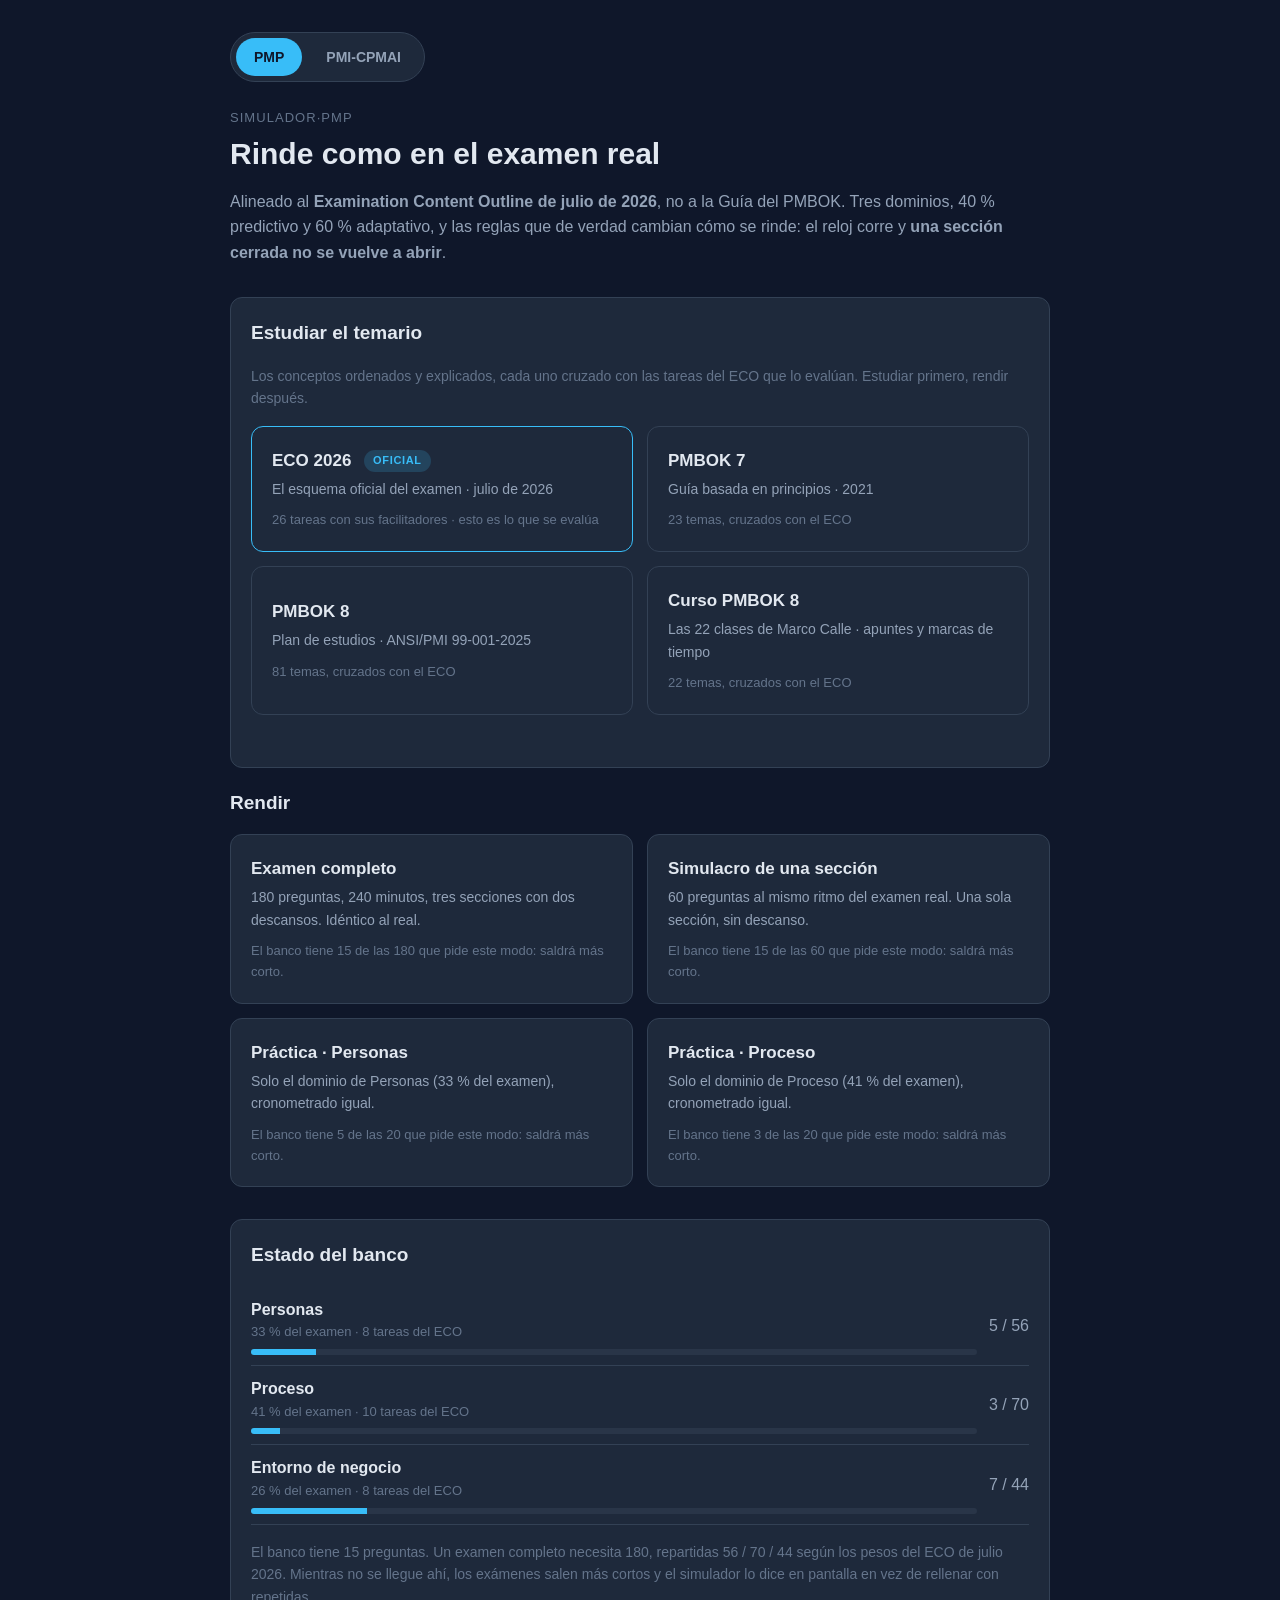
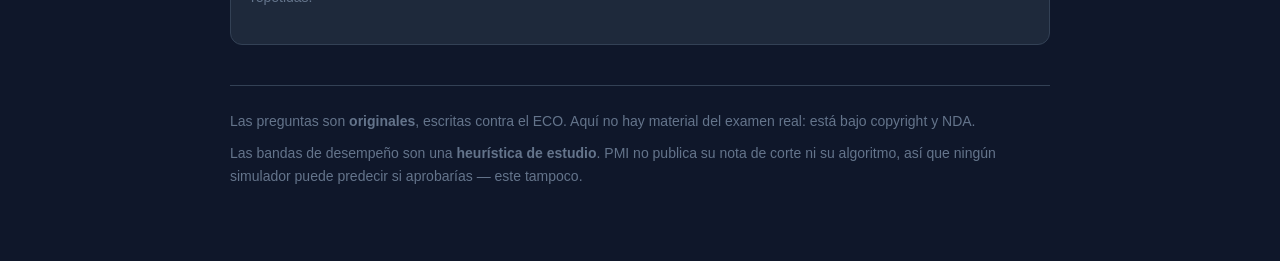
<file: index.html>
<!DOCTYPE html>
<html lang="es">
<head>
<meta charset="utf-8">
<meta name="viewport" content="width=device-width, initial-scale=1">
<title>simulador·pmp — rinde como en el examen real</title>
<meta name="description" content="Simulador del examen PMP alineado al Examination Content Outline de julio de 2026: 180 preguntas, 240 minutos, secciones que no se pueden reabrir.">
<link rel="stylesheet" href="css/estilos.css">
</head>
<body>

<!-- ── INICIO ────────────────────────────────────────────── -->
<main id="vista-inicio" class="vista">
  <nav class="certs" aria-label="Elegir certificación">
    <a href="./" class="activa">PMP</a>
    <a href="cpmai.html">PMI-CPMAI</a>
  </nav>

  <header class="cabecera">
    <p class="marca">simulador·pmp</p>
    <h1>Rinde como en el examen real</h1>
    <p class="bajada">
      Alineado al <strong>Examination Content Outline de julio de 2026</strong>, no a la
      Guía del PMBOK. Tres dominios, 40 % predictivo y 60 % adaptativo, y las reglas que
      de verdad cambian cómo se rinde: el reloj corre y
      <strong>una sección cerrada no se vuelve a abrir</strong>.
    </p>
  </header>

  <section class="panel">
    <h2>Estudiar el temario</h2>
    <p class="nota">Los conceptos ordenados y explicados, cada uno cruzado con las tareas del ECO que lo evalúan. Estudiar primero, rendir después.</p>
    <div class="tarjetas" id="ediciones"></div>
  </section>

  <h2 class="titulo-seccion">Rendir</h2>
  <section class="tarjetas" id="modos"></section>

  <section class="panel" id="panel-banco">
    <h2>Estado del banco</h2>
    <div id="cobertura"></div>
  </section>

  <footer class="pie">
    <p>
      Las preguntas son <strong>originales</strong>, escritas contra el ECO. Aquí no
      hay material del examen real: está bajo copyright y NDA.
    </p>
    <p>
      Las bandas de desempeño son una <strong>heurística de estudio</strong>. PMI no
      publica su nota de corte ni su algoritmo, así que ningún simulador puede
      predecir si aprobarías — este tampoco.
    </p>
  </footer>
</main>

<!-- ── TEMARIO ─────────────────────────────────────────── -->
<main id="vista-temario" class="vista oculta">
  <div class="barra">
    <button class="btn-plano" id="btn-volver-temario">← Volver al inicio</button>
  </div>
  <header class="cabecera">
    <p class="marca" id="tem-sub"></p>
    <h1 id="tem-titulo"></h1>
    <p class="bajada" id="tem-resumen"></p>
  </header>
  <div id="tem-cuerpo"></div>
</main>

<!-- ── EXAMEN ──────────────────────────────────────────── -->
<main id="vista-examen" class="vista oculta">
  <div class="barra">
    <div class="barra-izq">
      <button class="btn-plano" id="btn-salir" title="Salir del examen sin guardar">← Salir</button>
      <span class="pastilla" id="etiqueta-seccion"></span>
      <span class="pastilla tenue" id="etiqueta-progreso"></span>
    </div>
    <div class="barra-der">
      <span class="reloj" id="reloj"></span>
      <button class="btn-plano" id="btn-mapa">Mapa</button>
    </div>
  </div>

  <article class="pregunta">
    <p class="numero" id="numero"></p>
    <p class="enunciado" id="enunciado"></p>
    <p class="instruccion oculta" id="instruccion"></p>
    <div id="opciones" class="opciones"></div>
  </article>

  <div class="acciones">
    <button class="btn-plano" id="btn-marcar">Marcar para revisar</button>
    <div class="acciones-der">
      <button class="btn-sec" id="btn-anterior">Anterior</button>
      <button class="btn-pri" id="btn-siguiente">Siguiente</button>
    </div>
  </div>

  <div class="mapa oculta" id="mapa">
    <div class="mapa-caja">
      <div class="mapa-cab">
        <h2>Preguntas de esta sección</h2>
        <button class="btn-plano" id="btn-cerrar-mapa">Cerrar</button>
      </div>
      <div class="leyenda">
        <span><i class="pt respondida"></i> respondida</span>
        <span><i class="pt marcada"></i> marcada</span>
        <span><i class="pt"></i> sin responder</span>
      </div>
      <div class="rejilla" id="rejilla"></div>
      <button class="btn-pri ancho" id="btn-terminar-seccion"></button>
    </div>
  </div>
</main>

<!-- ── DESCANSO ────────────────────────────────────────── -->
<main id="vista-descanso" class="vista oculta">
  <div class="centrado">
    <p class="marca">Descanso</p>
    <p class="reloj grande" id="reloj-descanso"></p>
    <p class="bajada">
      El reloj del examen está detenido. La sección anterior quedó cerrada y sus
      preguntas ya no se pueden modificar.
    </p>
    <button class="btn-pri" id="btn-reanudar">Continuar ahora</button>
    <p style="margin-top:18px"><button class="btn-plano" id="btn-salir-descanso">Salir del examen</button></p>
  </div>
</main>

<!-- ── RESULTADO ──────────────────────────────────────── -->
<main id="vista-resultado" class="vista oculta">
  <header class="cabecera">
    <p class="marca">Resultado</p>
    <h1 id="res-titular"></h1>
    <p class="bajada" id="res-resumen"></p>
  </header>

  <section class="panel">
    <h2>Por dominio</h2>
    <div id="res-dominios"></div>
  </section>

  <section class="panel">
    <h2>Revisión</h2>
    <p class="nota">Se muestran solo las preguntas puntuadas. Las piloto no cuentan y nunca se señalan durante el examen, igual que en el real.</p>
    <div id="res-revision"></div>
  </section>

  <button class="btn-pri ancho" id="btn-volver">Volver al inicio</button>
</main>

<!-- ── DIÁLOGO ─────────────────────────────────────────── -->
<div class="dialogo oculta" id="dialogo" role="dialog" aria-modal="true" aria-labelledby="dlg-titulo">
  <div class="dialogo-caja">
    <h2 id="dlg-titulo"></h2>
    <div id="dlg-cuerpo"></div>
    <div class="dialogo-acciones">
      <button class="btn-sec" id="dlg-cancelar">Cancelar</button>
      <button class="btn-pri" id="dlg-ok">Aceptar</button>
    </div>
  </div>
</div>

<script src="js/eco.js"></script>
<script src="js/eco-notas.js"></script>
<script src="js/temario.js"></script>
<script src="js/preguntas/semilla.js"></script>
<script src="js/motor.js"></script>
<script src="js/app.js"></script>
</body>
</html>
</file>
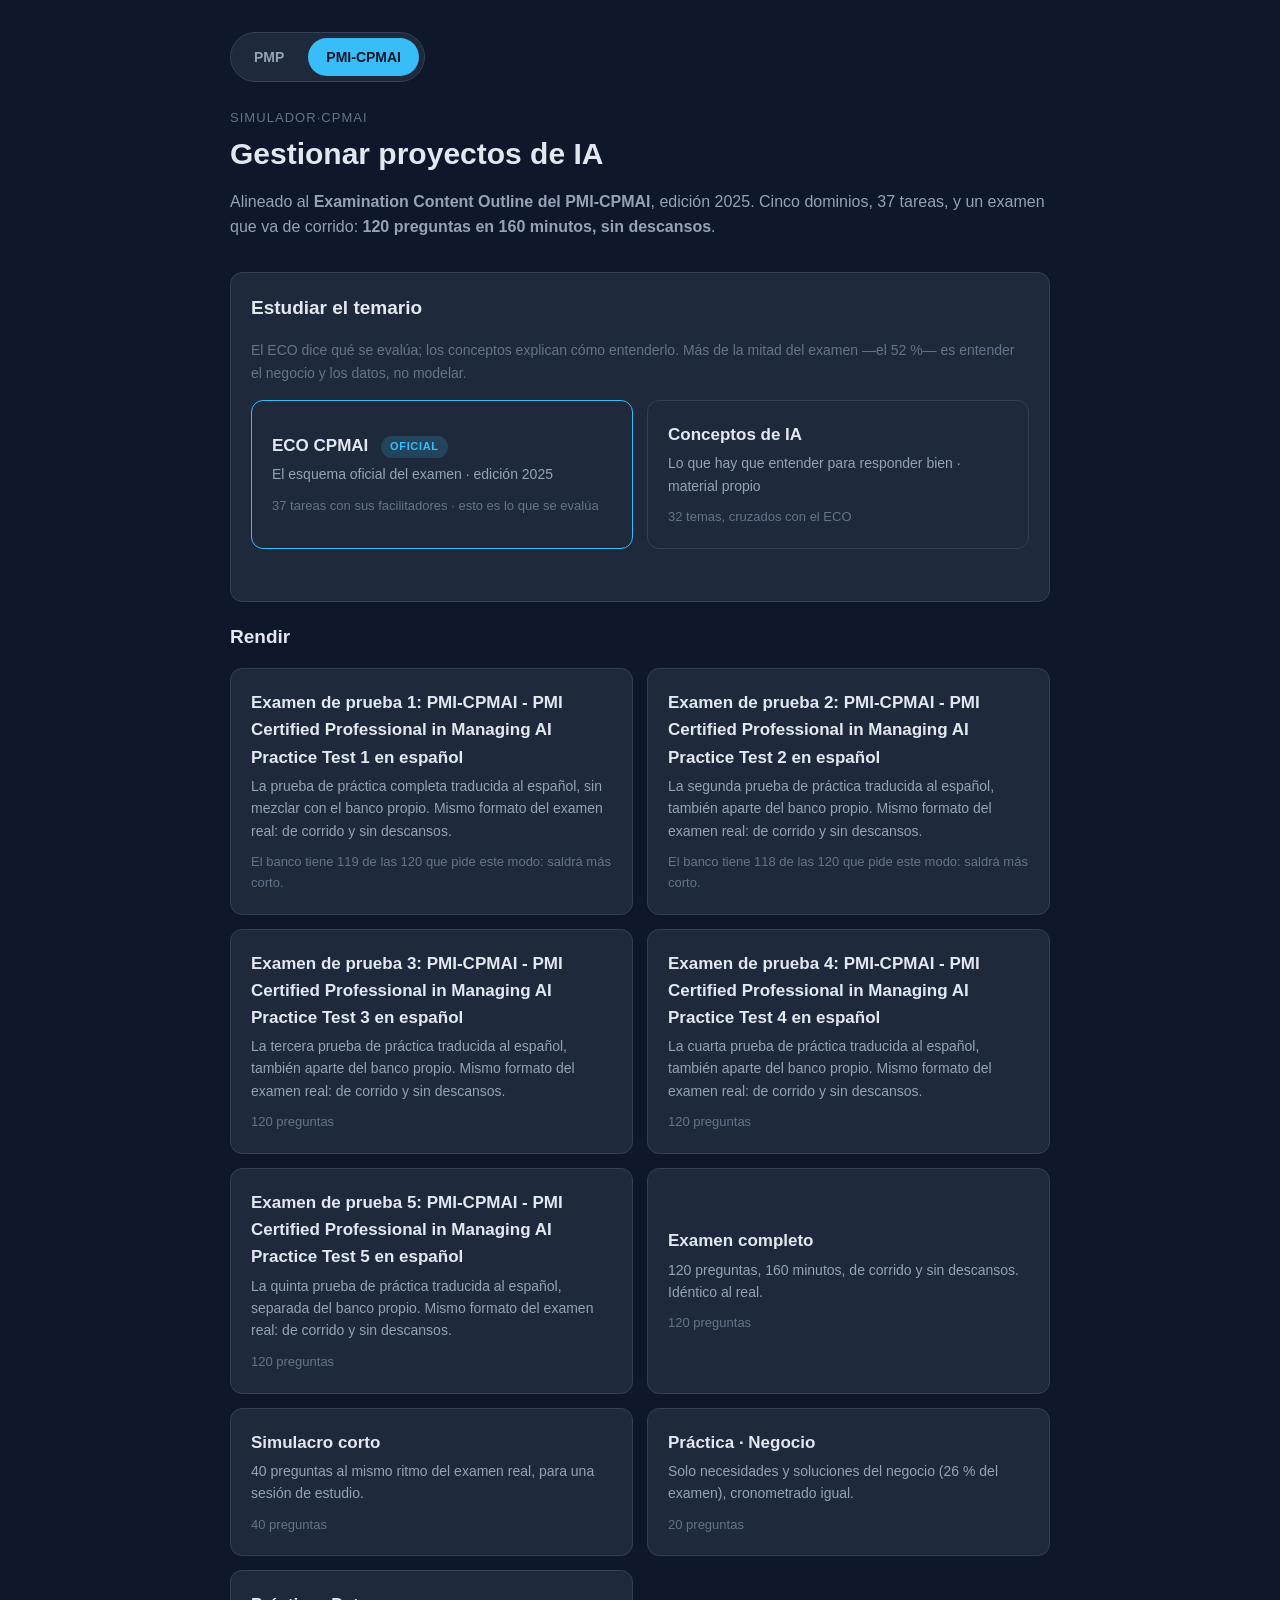
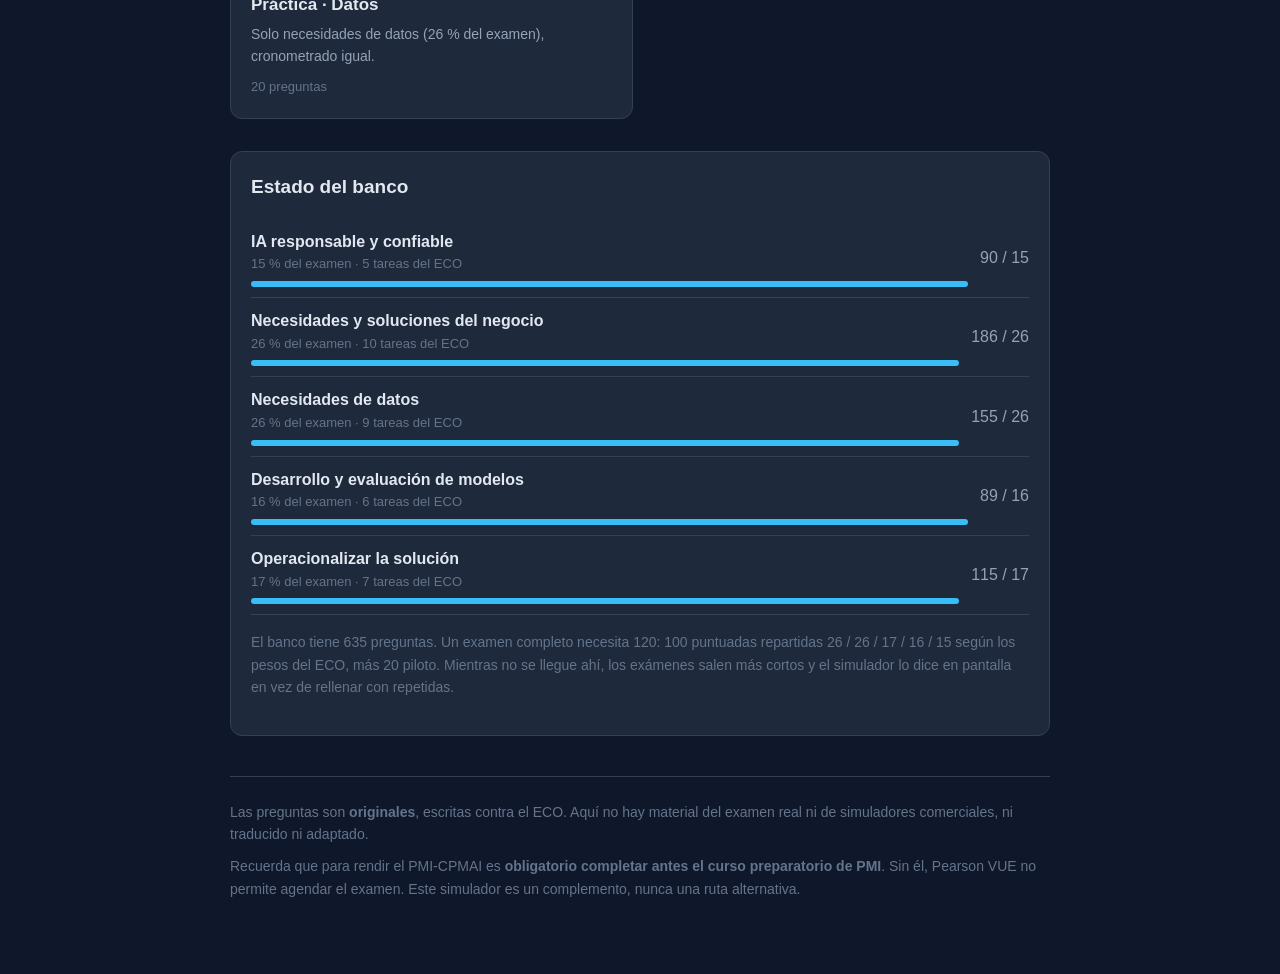
<file: cpmai.html>
<!DOCTYPE html>
<html lang="es">
<head>
<meta charset="utf-8">
<meta name="viewport" content="width=device-width, initial-scale=1">
<title>simulador·cpmai — gestionar proyectos de IA</title>
<meta name="description" content="Simulador del examen PMI-CPMAI alineado al Examination Content Outline 2025: 120 preguntas, 160 minutos, sin descansos.">
<link rel="stylesheet" href="css/estilos.css">
</head>
<body>

<!-- ── INICIO ────────────────────────────────────────────── -->
<main id="vista-inicio" class="vista">
  <nav class="certs" aria-label="Elegir certificación">
    <a href="./">PMP</a>
    <a href="cpmai.html" class="activa">PMI-CPMAI</a>
  </nav>

  <header class="cabecera">
    <p class="marca">simulador·cpmai</p>
    <h1>Gestionar proyectos de IA</h1>
    <p class="bajada">
      Alineado al <strong>Examination Content Outline del PMI-CPMAI</strong>, edición 2025.
      Cinco dominios, 37 tareas, y un examen que va de corrido:
      <strong>120 preguntas en 160 minutos, sin descansos</strong>.
    </p>
  </header>

  <section class="panel">
    <h2>Estudiar el temario</h2>
    <p class="nota">El ECO dice qué se evalúa; los conceptos explican cómo entenderlo. Más de la mitad del examen —el 52 %— es entender el negocio y los datos, no modelar.</p>
    <div class="tarjetas" id="ediciones"></div>
  </section>

  <h2 class="titulo-seccion">Rendir</h2>
  <section class="tarjetas" id="modos"></section>

  <section class="panel" id="panel-banco">
    <h2>Estado del banco</h2>
    <div id="cobertura"></div>
  </section>

  <footer class="pie">
    <p>
      Las preguntas son <strong>originales</strong>, escritas contra el ECO. Aquí no hay
      material del examen real ni de simuladores comerciales, ni traducido ni adaptado.
    </p>
    <p>
      Recuerda que para rendir el PMI-CPMAI es <strong>obligatorio completar antes el curso
      preparatorio de PMI</strong>. Sin él, Pearson VUE no permite agendar el examen. Este
      simulador es un complemento, nunca una ruta alternativa.
    </p>
  </footer>
</main>

<!-- ── TEMARIO ─────────────────────────────────────────── -->
<main id="vista-temario" class="vista oculta">
  <div class="barra">
    <button class="btn-plano" id="btn-volver-temario">← Volver al inicio</button>
  </div>
  <header class="cabecera">
    <p class="marca" id="tem-sub"></p>
    <h1 id="tem-titulo"></h1>
    <p class="bajada" id="tem-resumen"></p>
  </header>
  <div id="tem-cuerpo"></div>
</main>

<!-- ── EXAMEN ──────────────────────────────────────────── -->
<main id="vista-examen" class="vista oculta">
  <div class="barra">
    <div class="barra-izq">
      <button class="btn-plano" id="btn-salir" title="Salir del examen sin guardar">← Salir</button>
      <span class="pastilla" id="etiqueta-seccion"></span>
      <span class="pastilla tenue" id="etiqueta-progreso"></span>
    </div>
    <div class="barra-der">
      <span class="reloj" id="reloj"></span>
      <button class="btn-plano" id="btn-mapa">Mapa</button>
    </div>
  </div>

  <article class="pregunta">
    <p class="numero" id="numero"></p>
    <p class="enunciado" id="enunciado"></p>
    <p class="instruccion oculta" id="instruccion"></p>
    <div id="opciones" class="opciones"></div>
  </article>

  <div class="acciones">
    <button class="btn-plano" id="btn-marcar">Marcar para revisar</button>
    <div class="acciones-der">
      <button class="btn-sec" id="btn-anterior">Anterior</button>
      <button class="btn-pri" id="btn-siguiente">Siguiente</button>
    </div>
  </div>

  <div class="mapa oculta" id="mapa">
    <div class="mapa-caja">
      <div class="mapa-cab">
        <h2>Preguntas del examen</h2>
        <button class="btn-plano" id="btn-cerrar-mapa">Cerrar</button>
      </div>
      <div class="leyenda">
        <span><i class="pt respondida"></i> respondida</span>
        <span><i class="pt marcada"></i> marcada</span>
        <span><i class="pt"></i> sin responder</span>
      </div>
      <div class="rejilla" id="rejilla"></div>
      <button class="btn-pri ancho" id="btn-terminar-seccion"></button>
    </div>
  </div>
</main>

<!-- ── DESCANSO ────────────────────────────────────────── -->
<main id="vista-descanso" class="vista oculta">
  <div class="centrado">
    <p class="marca">Descanso</p>
    <p class="reloj grande" id="reloj-descanso"></p>
    <p class="bajada">El reloj del examen está detenido.</p>
    <button class="btn-pri" id="btn-reanudar">Continuar ahora</button>
    <p style="margin-top:18px"><button class="btn-plano" id="btn-salir-descanso">Salir del examen</button></p>
  </div>
</main>

<!-- ── RESULTADO ──────────────────────────────────────── -->
<main id="vista-resultado" class="vista oculta">
  <header class="cabecera">
    <p class="marca">Resultado</p>
    <h1 id="res-titular"></h1>
    <p class="bajada" id="res-resumen"></p>
  </header>

  <section class="panel">
    <h2>Por dominio</h2>
    <div id="res-dominios"></div>
  </section>

  <section class="panel">
    <h2>Revisión</h2>
    <p class="nota">Se muestran solo las preguntas puntuadas. Las piloto no cuentan y nunca se señalan durante el examen, igual que en el real.</p>
    <div id="res-revision"></div>
  </section>

  <button class="btn-pri ancho" id="btn-volver">Volver al inicio</button>
</main>

<!-- ── DIÁLOGO ─────────────────────────────────────────── -->
<div class="dialogo oculta" id="dialogo" role="dialog" aria-modal="true" aria-labelledby="dlg-titulo">
  <div class="dialogo-caja">
    <h2 id="dlg-titulo"></h2>
    <div id="dlg-cuerpo"></div>
    <div class="dialogo-acciones">
      <button class="btn-sec" id="dlg-cancelar">Cancelar</button>
      <button class="btn-pri" id="dlg-ok">Aceptar</button>
    </div>
  </div>
</div>

<script src="js/cpmai-eco.js"></script>
<script src="js/cpmai-notas.js"></script>
<script src="js/cpmai-conceptos.js"></script>
<script src="js/cpmai-temario.js"></script>
<script src="js/cpmai-preguntas.js"></script>
<!-- Bancos adaptados de material de terceros, cargados aparte del propio. Si un
     archivo no está, la página funciona igual con lo que sí encuentre. -->
<script src="js/preguntas/cpmai-adaptadas.js" onerror="void 0"></script>
<script src="js/preguntas/cpmai-adaptadas-2.js" onerror="void 0"></script>
<script src="js/preguntas/cpmai-adaptadas-3.js" onerror="void 0"></script>
<script src="js/preguntas/cpmai-adaptadas-4.js" onerror="void 0"></script>
<script src="js/preguntas/cpmai-adaptadas-5.js" onerror="void 0"></script>
<script src="js/motor.js"></script>
<script>
  /* El formato del PMI-CPMAI, tomado del ECO oficial: 120 preguntas totales,
     100 puntuadas y 20 piloto, 160 minutos, y una sola sección — el ECO dice
     literalmente que no hay pausas programadas. */
  /* Cada prueba adaptada existe por separado y puede faltar: se toma la que esté. */
  const PRUEBA_1 = (typeof PREGUNTAS_CPMAI_EXTRA !== 'undefined') ? PREGUNTAS_CPMAI_EXTRA : [];
  const PRUEBA_2 = (typeof PREGUNTAS_CPMAI_EXTRA2 !== 'undefined') ? PREGUNTAS_CPMAI_EXTRA2 : [];
  const PRUEBA_3 = (typeof PREGUNTAS_CPMAI_EXTRA3 !== 'undefined') ? PREGUNTAS_CPMAI_EXTRA3 : [];
  const PRUEBA_4 = (typeof PREGUNTAS_CPMAI_EXTRA4 !== 'undefined') ? PREGUNTAS_CPMAI_EXTRA4 : [];
  const PRUEBA_5 = (typeof PREGUNTAS_CPMAI_EXTRA5 !== 'undefined') ? PREGUNTAS_CPMAI_EXTRA5 : [];

  const CONFIG_PAGINA = {
    banco: PREGUNTAS_CPMAI.concat(PRUEBA_1, PRUEBA_2, PRUEBA_3, PRUEBA_4, PRUEBA_5),
    puntuadas: 100,
    notaBanco: 'Un examen completo necesita 120: 100 puntuadas repartidas 26 / 26 / 17 / 16 / 15 '
      + 'según los pesos del ECO, más 20 piloto. Mientras no se llegue ahí, los exámenes salen '
      + 'más cortos y el simulador lo dice en pantalla en vez de rellenar con repetidas.',
    modos: [
      {
        /* Cada prueba de terceros, sola y completa. Traen su propio banco para no
           mezclarse con las preguntas propias; si el archivo adaptado no está, el
           modo queda deshabilitado en vez de romper la página. */
        id: 'prueba1',
        titulo: 'Examen de prueba 1: PMI-CPMAI - PMI Certified Professional in Managing AI Practice Test 1 en español',
        desc: 'La prueba de práctica completa traducida al español, sin mezclar con el banco propio. '
          + 'Mismo formato del examen real: de corrido y sin descansos.',
        total: 120, minutos: 160, piloto: 20, secciones: 1, banco: PRUEBA_1
      },
      {
        id: 'prueba2',
        titulo: 'Examen de prueba 2: PMI-CPMAI - PMI Certified Professional in Managing AI Practice Test 2 en español',
        desc: 'La segunda prueba de práctica traducida al español, también aparte del banco propio. '
          + 'Mismo formato del examen real: de corrido y sin descansos.',
        total: 120, minutos: 160, piloto: 20, secciones: 1, banco: PRUEBA_2
      },
      {
        id: 'prueba3',
        titulo: 'Examen de prueba 3: PMI-CPMAI - PMI Certified Professional in Managing AI Practice Test 3 en español',
        desc: 'La tercera prueba de práctica traducida al español, también aparte del banco propio. '
          + 'Mismo formato del examen real: de corrido y sin descansos.',
        total: 120, minutos: 160, piloto: 20, secciones: 1, banco: PRUEBA_3
      },
      {
        id: 'prueba4',
        titulo: 'Examen de prueba 4: PMI-CPMAI - PMI Certified Professional in Managing AI Practice Test 4 en español',
        desc: 'La cuarta prueba de práctica traducida al español, también aparte del banco propio. '
          + 'Mismo formato del examen real: de corrido y sin descansos.',
        total: 120, minutos: 160, piloto: 20, secciones: 1, banco: PRUEBA_4
      },
      {
        id: 'prueba5',
        titulo: 'Examen de prueba 5: PMI-CPMAI - PMI Certified Professional in Managing AI Practice Test 5 en español',
        desc: 'La quinta prueba de práctica traducida al español, separada del banco propio. '
          + 'Mismo formato del examen real: de corrido y sin descansos.',
        total: 120, minutos: 160, piloto: 20, secciones: 1, banco: PRUEBA_5
      },
      {
        id: 'completo', titulo: 'Examen completo',
        desc: '120 preguntas, 160 minutos, de corrido y sin descansos. Idéntico al real.',
        total: 120, minutos: 160, piloto: 20, secciones: 1
      },
      {
        id: 'corto', titulo: 'Simulacro corto',
        desc: '40 preguntas al mismo ritmo del examen real, para una sesión de estudio.',
        total: 40, piloto: 6, secciones: 1
      },
      {
        id: 'negocio', titulo: 'Práctica · Negocio',
        desc: 'Solo necesidades y soluciones del negocio (26 % del examen), cronometrado igual.',
        total: 20, piloto: 3, secciones: 1, dominios: ['negocio']
      },
      {
        id: 'datos', titulo: 'Práctica · Datos',
        desc: 'Solo necesidades de datos (26 % del examen), cronometrado igual.',
        total: 20, piloto: 3, secciones: 1, dominios: ['datos']
      }
    ]
  };
</script>
<script src="js/app.js"></script>
</body>
</html>
</file>
<file: css/estilos.css>
/* simulador·pmp — identidad sobria, pensada para 240 minutos de lectura. */

:root {
  --fondo:      #0F172A;
  --superficie: #1E293B;
  --superficie2:#293548;
  --borde:      #334155;
  --texto:      #E2E8F0;
  --tenue:      #94A3B8;
  --apagado:    #64748B;
  --acento:     #38BDF8;
  --bien:       #34D399;
  --mal:        #F87171;
  --alerta:     #FBBF24;
  --radio:      12px;
}

* { box-sizing: border-box; }

body {
  margin: 0;
  background: var(--fondo);
  color: var(--texto);
  font-family: -apple-system, BlinkMacSystemFont, 'Segoe UI', Roboto, Helvetica, Arial, sans-serif;
  font-size: 16px;
  line-height: 1.6;
}

.vista { max-width: 860px; margin: 0 auto; padding: 32px 20px 64px; }
.oculta { display: none !important; }

/* ── Tipografía ─────────────────────────────────────────────────────────── */
h1 { font-size: 30px; line-height: 1.25; margin: 0 0 16px; }
h2 { font-size: 19px; margin: 0 0 16px; }
.marca { margin: 0 0 6px; font-size: 13px; letter-spacing: .08em; text-transform: uppercase; color: var(--apagado); }
.bajada { color: var(--tenue); margin: 0 0 8px; }
.nota { color: var(--apagado); font-size: 14px; margin: 0 0 16px; }
.cabecera { margin-bottom: 32px; }
.pie { margin-top: 40px; padding-top: 24px; border-top: 1px solid var(--borde); color: var(--apagado); font-size: 14px; }
.pie p { margin: 0 0 10px; }

/* ── Tarjetas de modo ───────────────────────────────────────────────────── */
.tarjetas { display: grid; gap: 14px; margin-bottom: 32px; }
.tarjeta {
  background: var(--superficie); border: 1px solid var(--borde);
  border-radius: var(--radio); padding: 20px; cursor: pointer;
  text-align: left; color: inherit; font: inherit; width: 100%;
  transition: border-color .15s, background .15s;
}
.tarjeta:hover:not(:disabled) { border-color: var(--acento); background: var(--superficie2); }
.tarjeta:disabled { opacity: .45; cursor: not-allowed; }
.tarjeta h3 { margin: 0 0 4px; font-size: 17px; }
.tarjeta p { margin: 0; color: var(--tenue); font-size: 14px; }
.tarjeta .meta { margin-top: 10px; color: var(--apagado); font-size: 13px; }

/* ── Paneles ────────────────────────────────────────────────────────────── */
.panel { background: var(--superficie); border: 1px solid var(--borde); border-radius: var(--radio); padding: 20px; margin-bottom: 20px; }

.fila { display: flex; align-items: center; gap: 12px; padding: 10px 0; border-bottom: 1px solid var(--borde); }
.fila:last-child { border-bottom: 0; }
.fila-nombre { flex: 1; min-width: 0; }
.fila-nombre small { display: block; color: var(--apagado); font-size: 13px; }
.fila-dato { font-variant-numeric: tabular-nums; color: var(--tenue); white-space: nowrap; }

.medidor { height: 6px; border-radius: 3px; background: var(--superficie2); overflow: hidden; margin-top: 6px; }
.medidor i { display: block; height: 100%; background: var(--acento); }
.medidor i.bien { background: var(--bien); }
.medidor i.mal  { background: var(--mal); }

/* ── Barra del examen ───────────────────────────────────────────────────── */
.barra { display: flex; justify-content: space-between; align-items: center; gap: 12px; margin-bottom: 24px; flex-wrap: wrap; }
.barra-izq, .barra-der { display: flex; align-items: center; gap: 10px; }
.pastilla { background: var(--superficie); border: 1px solid var(--borde); border-radius: 999px; padding: 5px 12px; font-size: 13px; }
.pastilla.tenue { color: var(--tenue); }
.reloj { font-variant-numeric: tabular-nums; font-size: 20px; font-weight: 600; }
.reloj.apremio { color: var(--alerta); }
.reloj.critico { color: var(--mal); }
.reloj.grande { font-size: 46px; display: block; margin: 12px 0 20px; }

/* ── Pregunta ───────────────────────────────────────────────────────────── */
.pregunta { background: var(--superficie); border: 1px solid var(--borde); border-radius: var(--radio); padding: 24px; }
.numero { margin: 0 0 12px; color: var(--apagado); font-size: 13px; letter-spacing: .06em; text-transform: uppercase; }
.enunciado { margin: 0 0 18px; font-size: 17px; line-height: 1.65; }
.instruccion { margin: 0 0 14px; color: var(--alerta); font-size: 14px; }

.opciones { display: grid; gap: 10px; }
.opcion {
  display: flex; gap: 12px; align-items: flex-start;
  background: var(--fondo); border: 1px solid var(--borde);
  border-radius: 10px; padding: 14px 16px; cursor: pointer;
  text-align: left; color: inherit; font: inherit; width: 100%;
  transition: border-color .15s, background .15s;
}
.opcion:hover { border-color: var(--apagado); }
.opcion.elegida { border-color: var(--acento); background: rgba(56, 189, 248, .10); }
.opcion .letra { flex: 0 0 auto; width: 26px; height: 26px; border-radius: 50%; border: 1px solid var(--borde); display: grid; place-items: center; font-size: 13px; color: var(--tenue); }
.opcion.elegida .letra { border-color: var(--acento); color: var(--acento); }
.opcion.correcta { border-color: var(--bien); background: rgba(52, 211, 153, .10); }
.opcion.errada  { border-color: var(--mal);  background: rgba(248, 113, 113, .10); }

/* ── Botones ────────────────────────────────────────────────────────────── */
.acciones { display: flex; justify-content: space-between; align-items: center; gap: 12px; margin-top: 20px; flex-wrap: wrap; }
.acciones-der { display: flex; gap: 10px; margin-left: auto; }

.btn-pri, .btn-sec, .btn-plano {
  font: inherit; font-weight: 600; border-radius: 10px; padding: 11px 20px; cursor: pointer; border: 1px solid transparent;
}
.btn-pri   { background: var(--acento); color: #0F172A; }
.btn-sec   { background: transparent; color: var(--texto); border-color: var(--borde); }
.btn-plano { background: transparent; color: var(--tenue); border-color: var(--borde); padding: 8px 14px; font-weight: 500; font-size: 14px; }
.btn-pri:disabled, .btn-sec:disabled { opacity: .4; cursor: not-allowed; }
.btn-plano.activa { color: var(--alerta); border-color: var(--alerta); }
.ancho { width: 100%; margin-top: 20px; }

/* ── Mapa de preguntas ──────────────────────────────────────────────────── */
.mapa { position: fixed; inset: 0; background: rgba(15, 23, 42, .88); display: grid; place-items: center; padding: 20px; z-index: 10; }
.mapa-caja { background: var(--superficie); border: 1px solid var(--borde); border-radius: var(--radio); padding: 22px; max-width: 620px; width: 100%; max-height: 88vh; overflow-y: auto; }
.mapa-cab { display: flex; justify-content: space-between; align-items: center; gap: 12px; }
.leyenda { display: flex; gap: 16px; flex-wrap: wrap; color: var(--apagado); font-size: 13px; margin: 12px 0 16px; }
.leyenda span { display: flex; align-items: center; gap: 6px; }
.pt { width: 11px; height: 11px; border-radius: 3px; background: var(--superficie2); border: 1px solid var(--borde); display: inline-block; }
.pt.respondida { background: var(--acento); border-color: var(--acento); }
.pt.marcada { background: var(--alerta); border-color: var(--alerta); }

.rejilla { display: grid; grid-template-columns: repeat(auto-fill, minmax(44px, 1fr)); gap: 8px; }
.celda { background: var(--superficie2); border: 1px solid var(--borde); border-radius: 8px; padding: 9px 0; font: inherit; font-size: 14px; color: var(--tenue); cursor: pointer; font-variant-numeric: tabular-nums; }
.celda.respondida { background: var(--acento); border-color: var(--acento); color: #0F172A; font-weight: 600; }
.celda.marcada { border-color: var(--alerta); color: var(--alerta); }
.celda.marcada.respondida { color: #0F172A; }
.celda.actual { outline: 2px solid var(--texto); outline-offset: 1px; }

/* ── Resultado ──────────────────────────────────────────────────────────── */
.centrado { text-align: center; padding-top: 60px; }
.banda { display: inline-block; border-radius: 999px; padding: 4px 12px; font-size: 13px; font-weight: 600; }
.banda.sobre { background: rgba(52, 211, 153, .18); color: var(--bien); }
.banda.objetivo { background: rgba(56, 189, 248, .18); color: var(--acento); }
.banda.bajo { background: rgba(251, 191, 36, .18); color: var(--alerta); }
.banda.deficiente { background: rgba(248, 113, 113, .18); color: var(--mal); }

.revision { border: 1px solid var(--borde); border-radius: 10px; padding: 16px; margin-bottom: 12px; }
.revision.bien { border-left: 3px solid var(--bien); }
.revision.mal  { border-left: 3px solid var(--mal); }
.revision .enunciado { font-size: 15px; margin-bottom: 10px; }
.revision .explicacion { color: var(--tenue); font-size: 14px; margin: 12px 0 0; padding-top: 12px; border-top: 1px solid var(--borde); }
.revision .etiquetas { color: var(--apagado); font-size: 13px; margin: 0 0 10px; }

@media (min-width: 620px) {
  .tarjetas { grid-template-columns: repeat(2, 1fr); }
}

/* ── Temario ────────────────────────────────────────────────────────────── */
.titulo-seccion { font-size: 19px; margin: 0 0 16px; }

.grupo { margin-bottom: 28px; }
.grupo > h2 { margin-bottom: 6px; }
.grupo > .intro { color: var(--tenue); font-size: 15px; margin: 0 0 16px; }

.tema { border: 1px solid var(--borde); border-radius: 10px; margin-bottom: 10px; background: var(--superficie); overflow: hidden; }
.tema-cab {
  display: flex; align-items: center; gap: 12px; width: 100%;
  background: none; border: 0; color: inherit; font: inherit; font-weight: 600;
  padding: 15px 18px; cursor: pointer; text-align: left;
}
.tema-cab:hover { background: var(--superficie2); }
.tema-cab .marca-num { flex: 0 0 auto; color: var(--apagado); font-variant-numeric: tabular-nums; font-weight: 400; }
.tema-cab .flecha { margin-left: auto; color: var(--apagado); transition: transform .15s; }
.tema.abierto .tema-cab .flecha { transform: rotate(90deg); }

.tema-cuerpo { display: none; padding: 0 18px 18px; }
.tema.abierto .tema-cuerpo { display: block; }
.tema-cuerpo dt { color: var(--acento); font-size: 13px; letter-spacing: .05em; text-transform: uppercase; margin-top: 14px; }
.tema-cuerpo dd { margin: 4px 0 0; color: var(--texto); font-size: 15px; line-height: 1.6; }
.tema-cuerpo dl { margin: 0; }

.refs { margin-top: 16px; padding-top: 14px; border-top: 1px solid var(--borde); }
.refs p { margin: 0 0 8px; color: var(--apagado); font-size: 13px; letter-spacing: .05em; text-transform: uppercase; }
.ref { display: inline-block; background: var(--superficie2); border: 1px solid var(--borde); border-radius: 999px; padding: 4px 12px; margin: 0 6px 6px 0; font-size: 13px; color: var(--tenue); }

.hueco { border: 1px dashed var(--alerta); border-radius: var(--radio); padding: 22px; background: rgba(251, 191, 36, .06); }
.hueco p { margin: 0 0 12px; color: var(--tenue); font-size: 15px; line-height: 1.6; }
.hueco p:last-child { margin-bottom: 0; }
.hueco code { background: var(--superficie2); padding: 2px 6px; border-radius: 4px; font-size: 13px; color: var(--texto); }

/* ── Temario: edición oficial y facilitadores ───────────────────────────── */
.tarjeta.destacada { border-color: var(--acento); }
.sello { display: inline-block; vertical-align: middle; margin-left: 8px; background: rgba(56,189,248,.18); color: var(--acento); border-radius: 999px; padding: 2px 9px; font-size: 11px; letter-spacing: .06em; text-transform: uppercase; font-weight: 600; }

.insignia { margin-left: auto; background: var(--superficie2); border: 1px solid var(--borde); border-radius: 999px; padding: 2px 10px; font-size: 12px; font-weight: 500; color: var(--tenue); font-variant-numeric: tabular-nums; }
.insignia.vacia { color: var(--alerta); border-color: rgba(251,191,36,.4); background: rgba(251,191,36,.08); }
.tema-cab .flecha { margin-left: 12px; }

ul.facilitadores { margin: 6px 0 0; padding-left: 20px; }
ul.facilitadores li { color: var(--texto); font-size: 15px; line-height: 1.55; margin-bottom: 7px; }

/* ── Gráficos y ejemplos del temario ────────────────────────────────────── */
.grafico { margin: 16px 0 4px; padding: 16px; background: var(--fondo); border: 1px solid var(--borde); border-radius: 10px; overflow-x: auto; }
.grafico svg { display: block; width: 100%; height: auto; max-width: 620px; margin: 0 auto; }
.grafico text { font-family: -apple-system, BlinkMacSystemFont, 'Segoe UI', Roboto, Helvetica, Arial, sans-serif; }

.ejemplo { margin-top: 16px; padding: 14px 16px; border-left: 3px solid var(--acento); background: rgba(56, 189, 248, .07); border-radius: 0 8px 8px 0; }
.ejemplo-cab { margin: 0 0 8px; font-size: 12px; letter-spacing: .07em; text-transform: uppercase; color: var(--acento); font-weight: 600; }
.ejemplo p { margin: 0 0 9px; font-size: 15px; line-height: 1.6; color: var(--texto); }
.ejemplo p:last-child { margin-bottom: 0; }
.ejemplo strong { color: #F8FAFC; }
.ejemplo .mal { color: var(--mal); }
.ejemplo .bien { color: var(--bien); }

/* ── Fichas de clase en video ───────────────────────────────────────────── */
ul.momentos { list-style: none; margin: 6px 0 0; padding: 0; }
ul.momentos li { margin-bottom: 6px; }
ul.momentos a { display: flex; gap: 10px; align-items: baseline; color: var(--tenue); text-decoration: none; font-size: 14px; line-height: 1.5; }
ul.momentos a:hover { color: var(--texto); }
ul.momentos .min { flex: 0 0 auto; min-width: 44px; color: var(--acento); font-variant-numeric: tabular-nums; font-size: 13px; }

.ver-clase { margin: 16px 0 0; }
.ver-clase a { display: inline-block; border: 1px solid var(--borde); border-radius: 8px; padding: 8px 14px; color: var(--tenue); text-decoration: none; font-size: 14px; }
.ver-clase a:hover { border-color: var(--acento); color: var(--acento); }

.credito { margin-top: 18px; padding: 14px 16px; border: 1px dashed var(--borde); border-radius: 10px; color: var(--apagado); font-size: 13px; line-height: 1.6; }
.credito a { color: var(--acento); }

/* ── Selector de certificación ──────────────────────────────────────────── */
/* Va arriba del todo en ambas páginas. Antes era una nota al pie de la cabecera
   y nadie la encontraba: la segunda certificación parecía no existir. */
.certs {
  display: flex; gap: 6px; flex-wrap: wrap;
  margin: 0 0 26px;
  padding: 5px;
  background: var(--superficie);
  border: 1px solid var(--borde);
  border-radius: 999px;
  width: fit-content;
}
.certs a {
  display: block;
  padding: 8px 18px;
  border-radius: 999px;
  font-size: 14px;
  font-weight: 600;
  color: var(--tenue);
  text-decoration: none;
  transition: background .15s, color .15s;
}
.certs a:hover { color: var(--texto); }
.certs a.activa { background: var(--acento); color: #0F172A; }
.certs a:focus-visible { outline: 2px solid var(--acento); outline-offset: 2px; }

/* ── Diálogo propio ─────────────────────────────────────────────────────── */
/* Sustituye a confirm() y alert(). Los diálogos del navegador bloquean la página,
   se ven mal en una sesión de horas y, si el usuario marca «impedir que esta página
   cree cuadros de diálogo», confirm() devuelve false en silencio y el botón parece
   roto. Este no puede fallar así. */
.dialogo { position: fixed; inset: 0; background: rgba(15, 23, 42, .88); display: grid; place-items: center; padding: 20px; z-index: 20; }
.dialogo-caja {
  background: var(--superficie); border: 1px solid var(--borde); border-radius: var(--radio);
  padding: 26px 28px; max-width: 460px; width: 100%;
}
.dialogo-caja h2 { margin: 0 0 12px; font-size: 19px; }
.dialogo-caja p { margin: 0 0 10px; color: var(--tenue); font-size: 15px; line-height: 1.6; }
.dialogo-caja p:last-child { margin-bottom: 0; }
.dialogo-caja strong { color: var(--texto); }
.dialogo-caja .aviso-fuerte { color: var(--alerta); }
.dialogo-acciones { display: flex; gap: 10px; justify-content: flex-end; margin-top: 22px; flex-wrap: wrap; }
</file>
